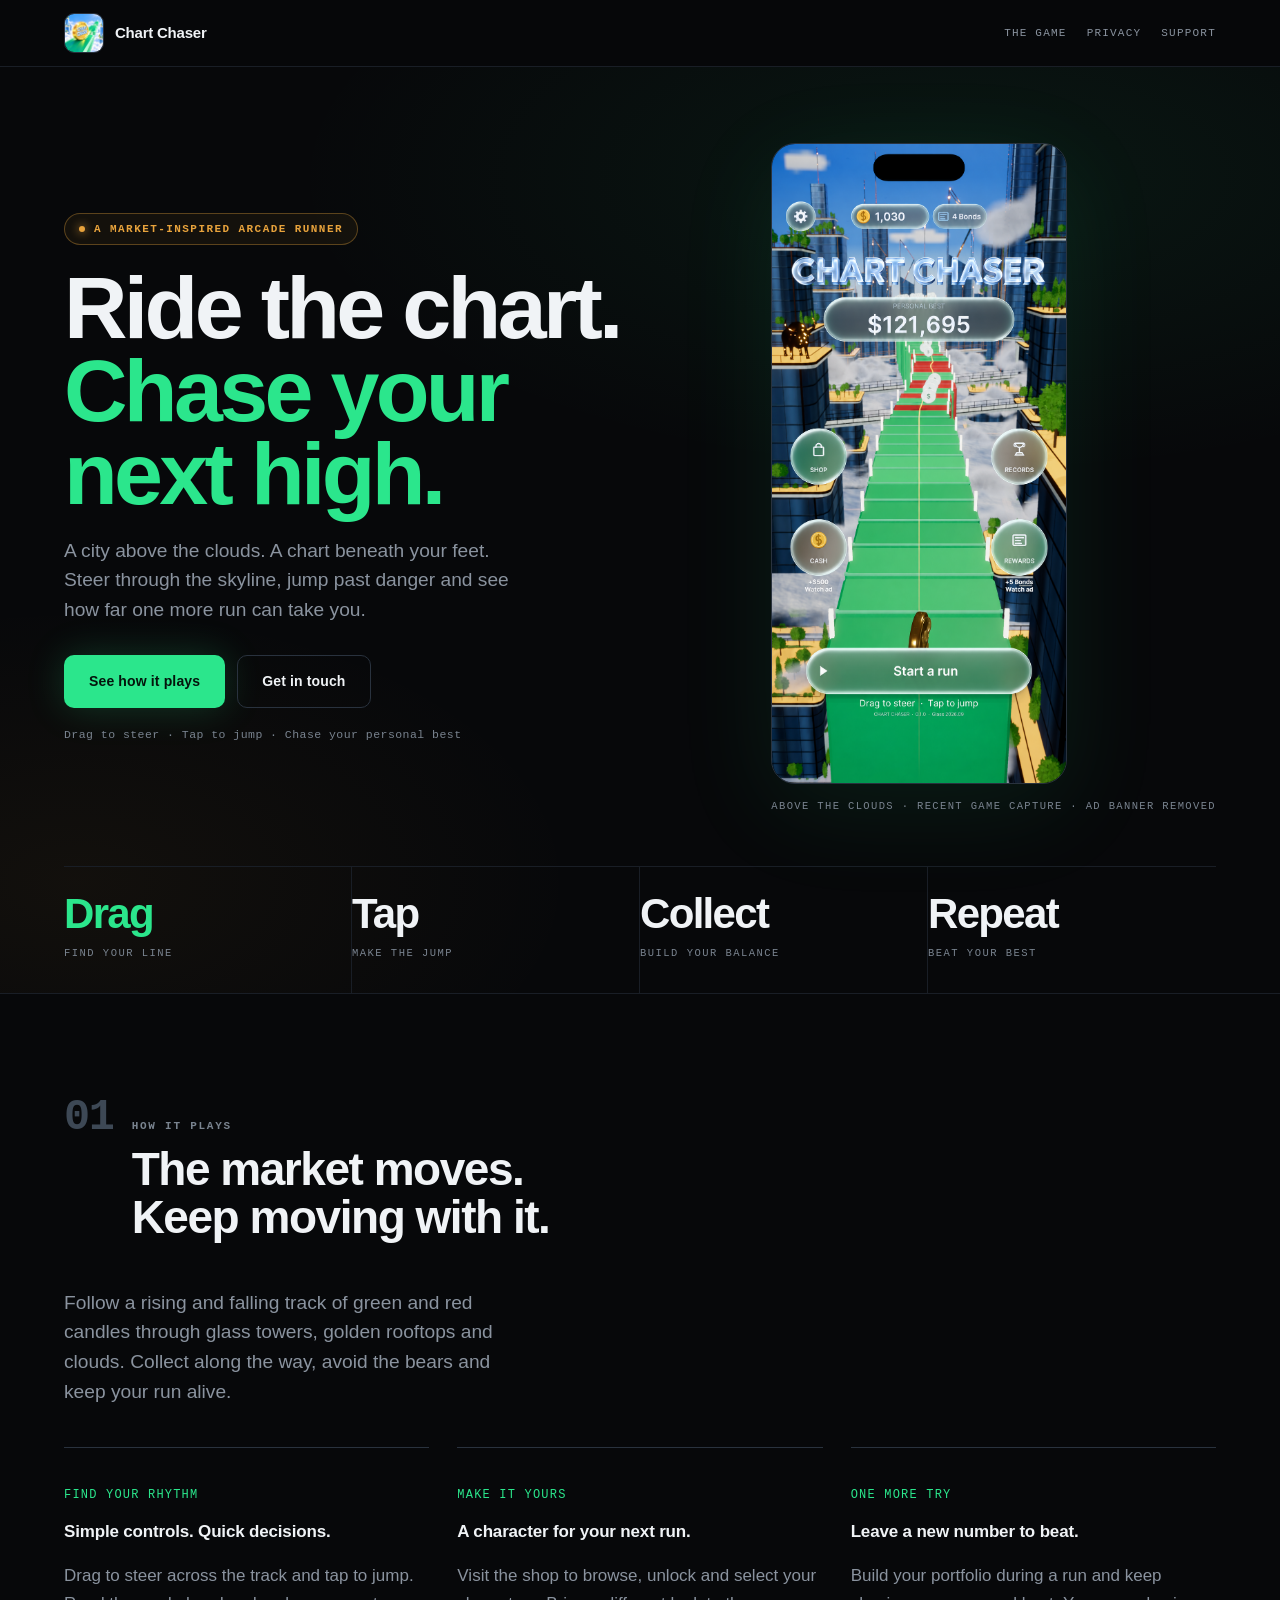
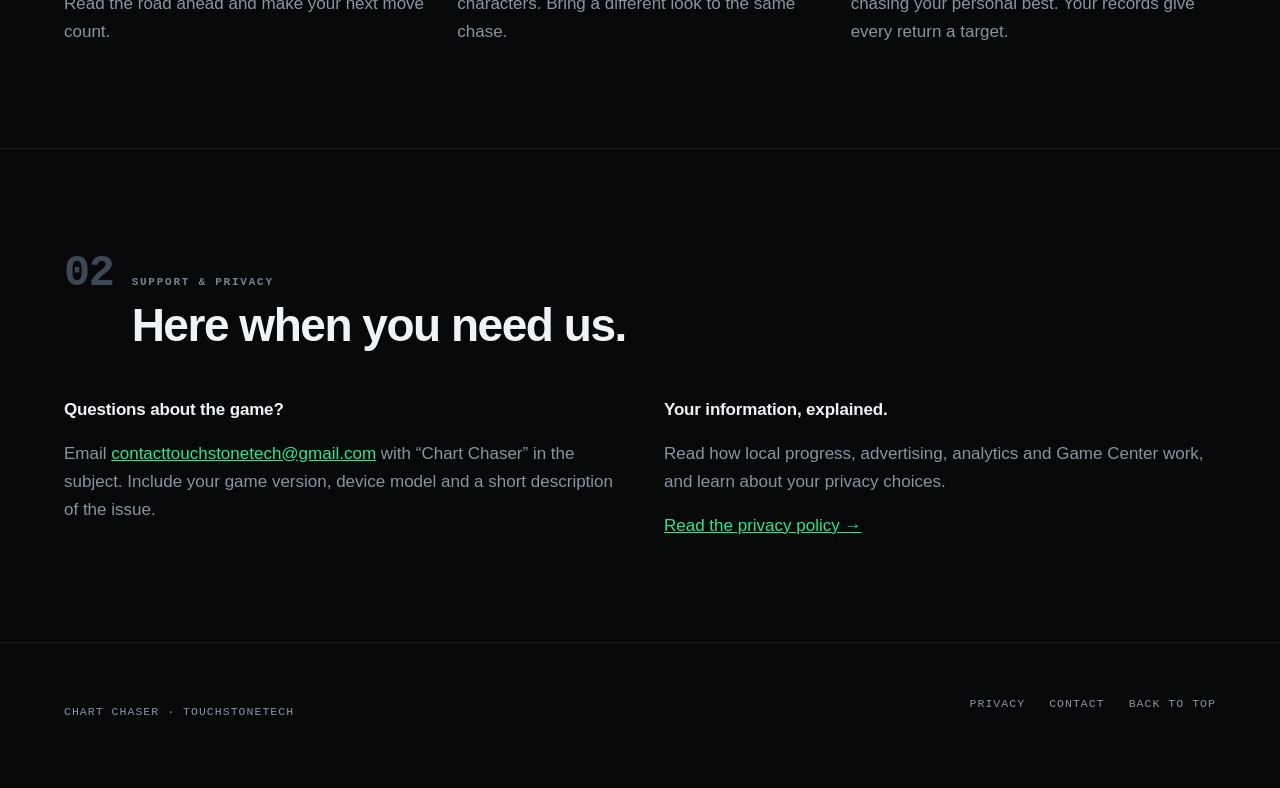
<file: index.html>
<!doctype html>
<html lang="en"><head><meta charset="utf-8"><meta name="viewport" content="width=device-width,initial-scale=1"><title>Chart Chaser · Chase your next high</title><meta name="description" content="An arcade runner above the clouds. Drag to steer, tap to jump, dodge bears and chase your personal best in Chart Chaser."><meta property="og:title" content="Chart Chaser"><meta property="og:description" content="Ride the chart. Chase your next high."><meta property="og:image" content="https://touchstonetech.github.io/ChartChaser/app-icon.png"><link rel="icon" href="app-icon.png"><link rel="apple-touch-icon" href="app-icon.png"><link rel="stylesheet" href="home.css"></head><body>
<a class="skip" href="#play">Skip to content</a><header class="masthead"><div class="wrap"><a class="brand" href="#top"><img src="app-icon.png" width="40" height="40" alt=""><b>Chart Chaser</b></a><nav aria-label="Main navigation"><a href="#play">The game</a><a href="privacy.html">Privacy</a><a href="#support">Support</a></nav></div></header>
<main><section class="hero" id="top"><div class="wrap"><div class="hero-grid"><div><span class="status"><i></i>A market-inspired arcade runner</span><h1>Ride the chart.<br><em>Chase your<br>next high.</em></h1><p class="lede">A city above the clouds. A chart beneath your feet. Steer through the skyline, jump past danger and see how far one more run can take you.</p><div class="cta"><a class="btn btn-primary" href="#play">See how it plays</a><a class="btn btn-ghost" href="#support">Get in touch</a></div><p class="note">Drag to steer · Tap to jump · Chase your personal best</p></div><figure><div class="phone"><img src="game-screen.png" width="851" height="1850" fetchpriority="high" alt="Recent Chart Chaser home screen showing its silver title, green chart track, city skyline, character shop and personal best."></div><figcaption>Above the clouds · Recent game capture · Ad banner removed</figcaption></figure></div><div class="figures"><div class="fig"><b class="g">Drag</b><span>Find your line</span></div><div class="fig"><b>Tap</b><span>Make the jump</span></div><div class="fig"><b>Collect</b><span>Build your balance</span></div><div class="fig"><b>Repeat</b><span>Beat your best</span></div></div></section>
<section class="section" id="play"><div class="wrap"><div class="head"><span class="chapter">01</span><div class="head-text"><span class="eyebrow">How it plays</span><h2>The market moves.<br>Keep moving with it.</h2></div></div><p class="lede">Follow a rising and falling track of green and red candles through glass towers, golden rooftops and clouds. Collect along the way, avoid the bears and keep your run alive.</p><div class="feature-grid" style="margin-top:40px"><article><p class="label">FIND YOUR RHYTHM</p><h3>Simple controls. Quick decisions.</h3><p>Drag to steer across the track and tap to jump. Read the road ahead and make your next move count.</p></article><article><p class="label">MAKE IT YOURS</p><h3>A character for your next run.</h3><p>Visit the shop to browse, unlock and select your characters. Bring a different look to the same chase.</p></article><article><p class="label">ONE MORE TRY</p><h3>Leave a new number to beat.</h3><p>Build your portfolio during a run and keep chasing your personal best. Your records give every return a target.</p></article></div></div></section>
<section class="section" id="support"><div class="wrap"><div class="head"><span class="chapter">02</span><div class="head-text"><span class="eyebrow">Support &amp; privacy</span><h2>Here when you need us.</h2></div></div><div class="support-grid"><div><h3>Questions about the game?</h3><p>Email <a href="mailto:contacttouchstonetech@gmail.com">contacttouchstonetech@gmail.com</a> with “Chart Chaser” in the subject. Include your game version, device model and a short description of the issue.</p></div><div><h3>Your information, explained.</h3><p>Read how local progress, advertising, analytics and Game Center work, and learn about your privacy choices.</p><p><a href="privacy.html">Read the privacy policy →</a></p></div></div></div></section></main>
<footer><div class="wrap"><p>CHART CHASER · TOUCHSTONETECH</p><nav aria-label="Footer"><a href="privacy.html">Privacy</a><a href="mailto:contacttouchstonetech@gmail.com">Contact</a><a href="#top">Back to top</a></nav></div></footer></body></html>
</file>
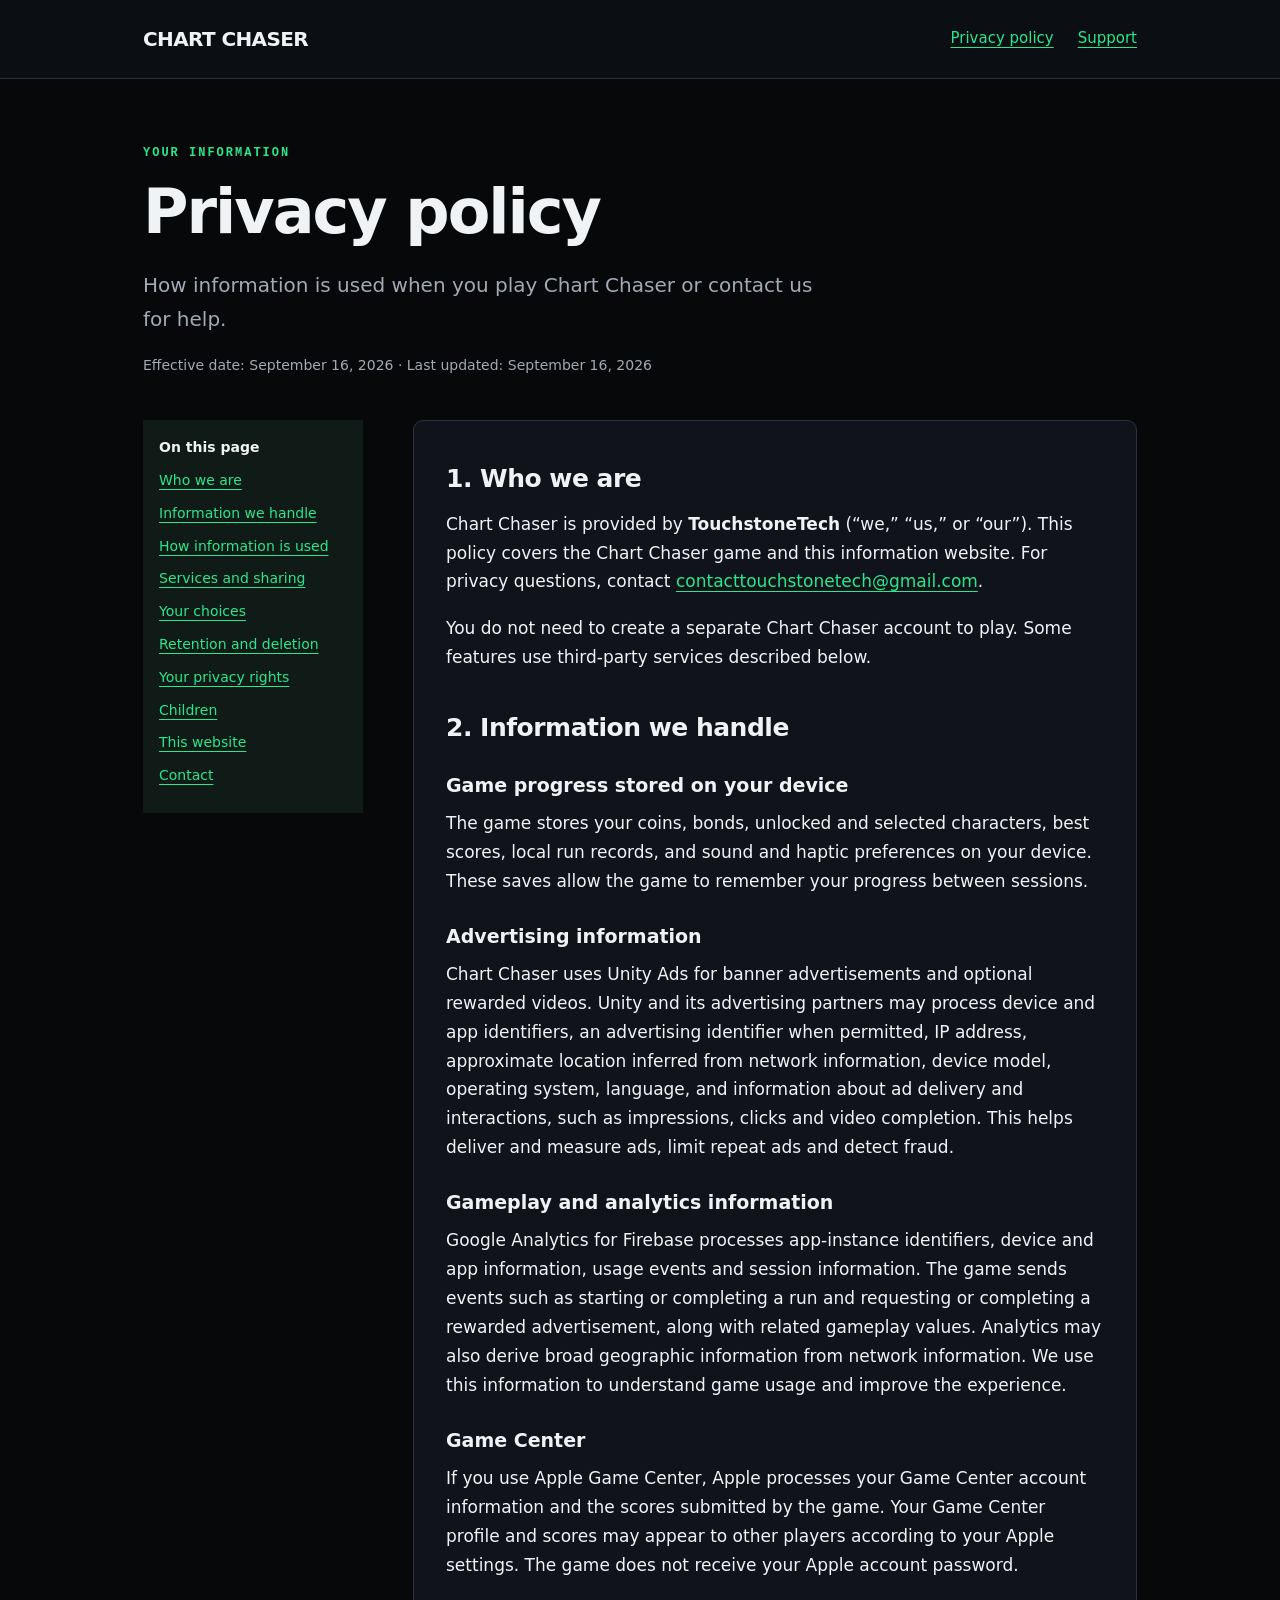
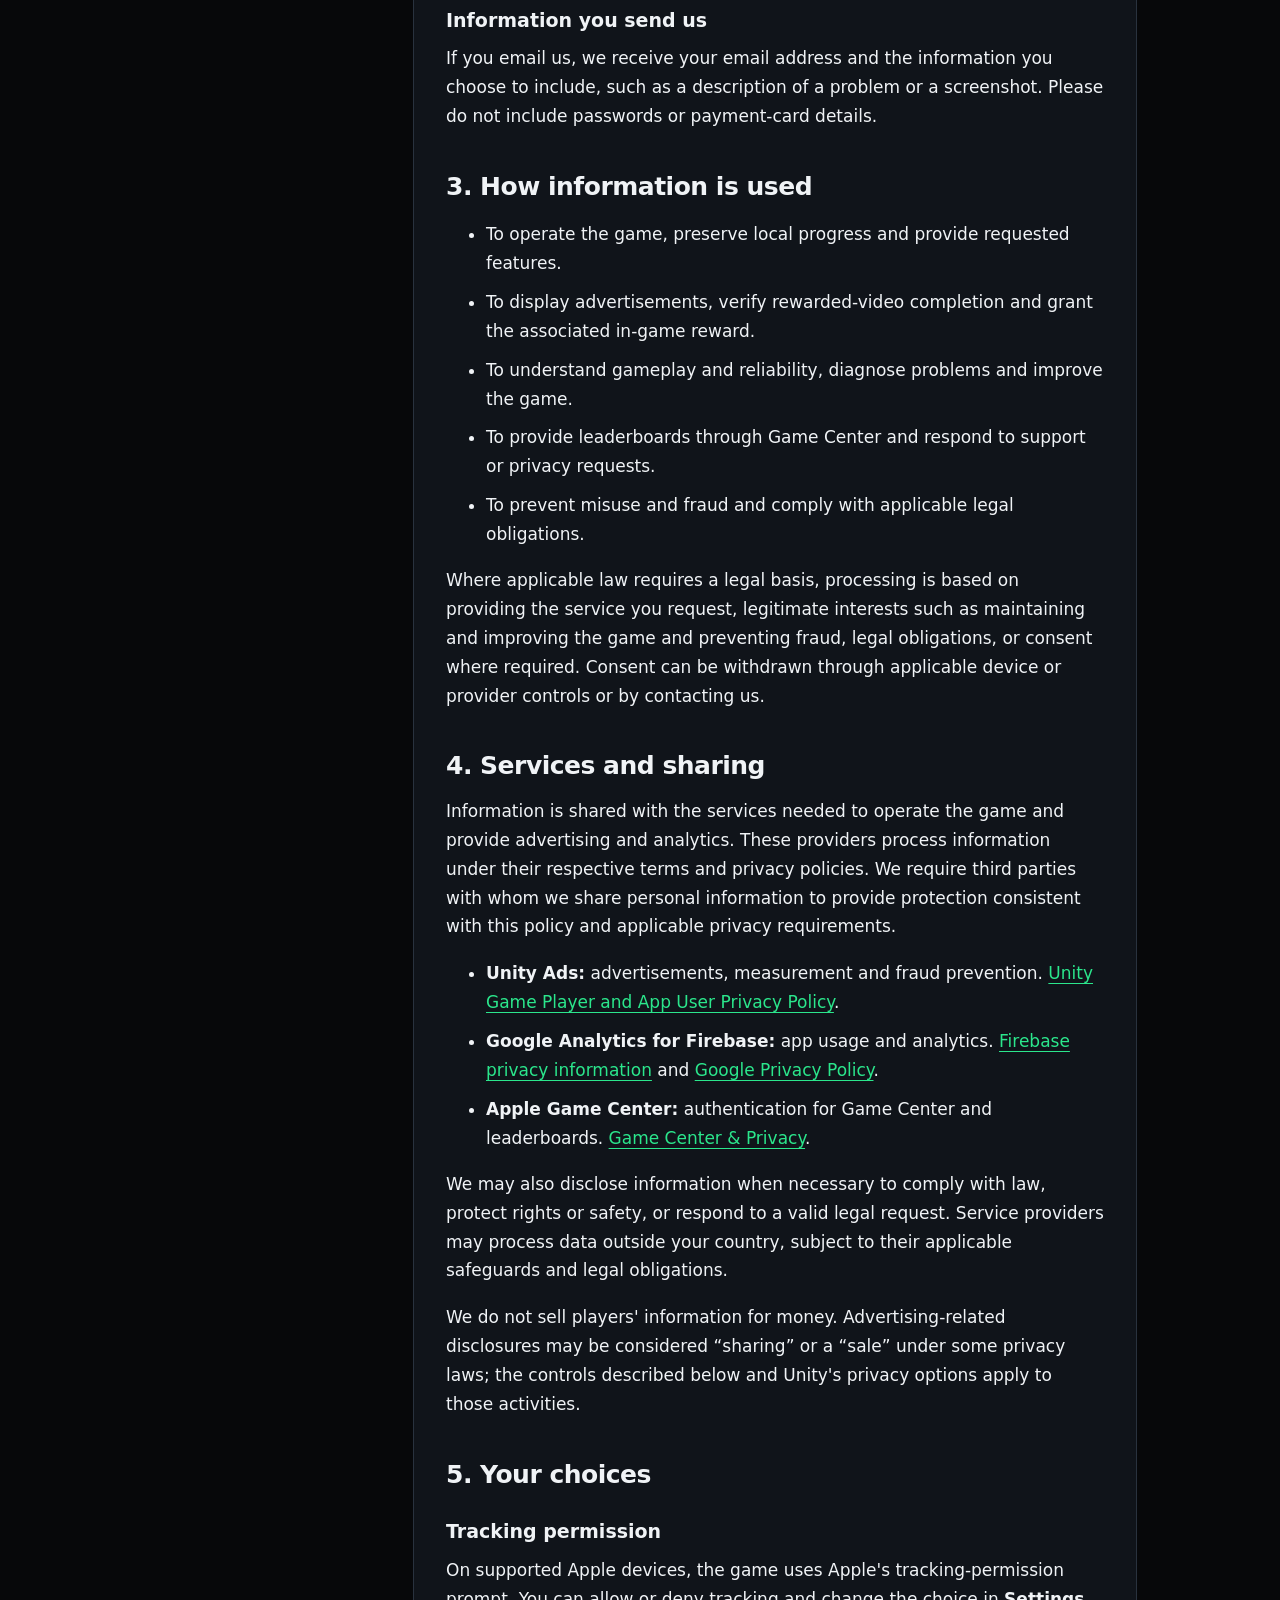
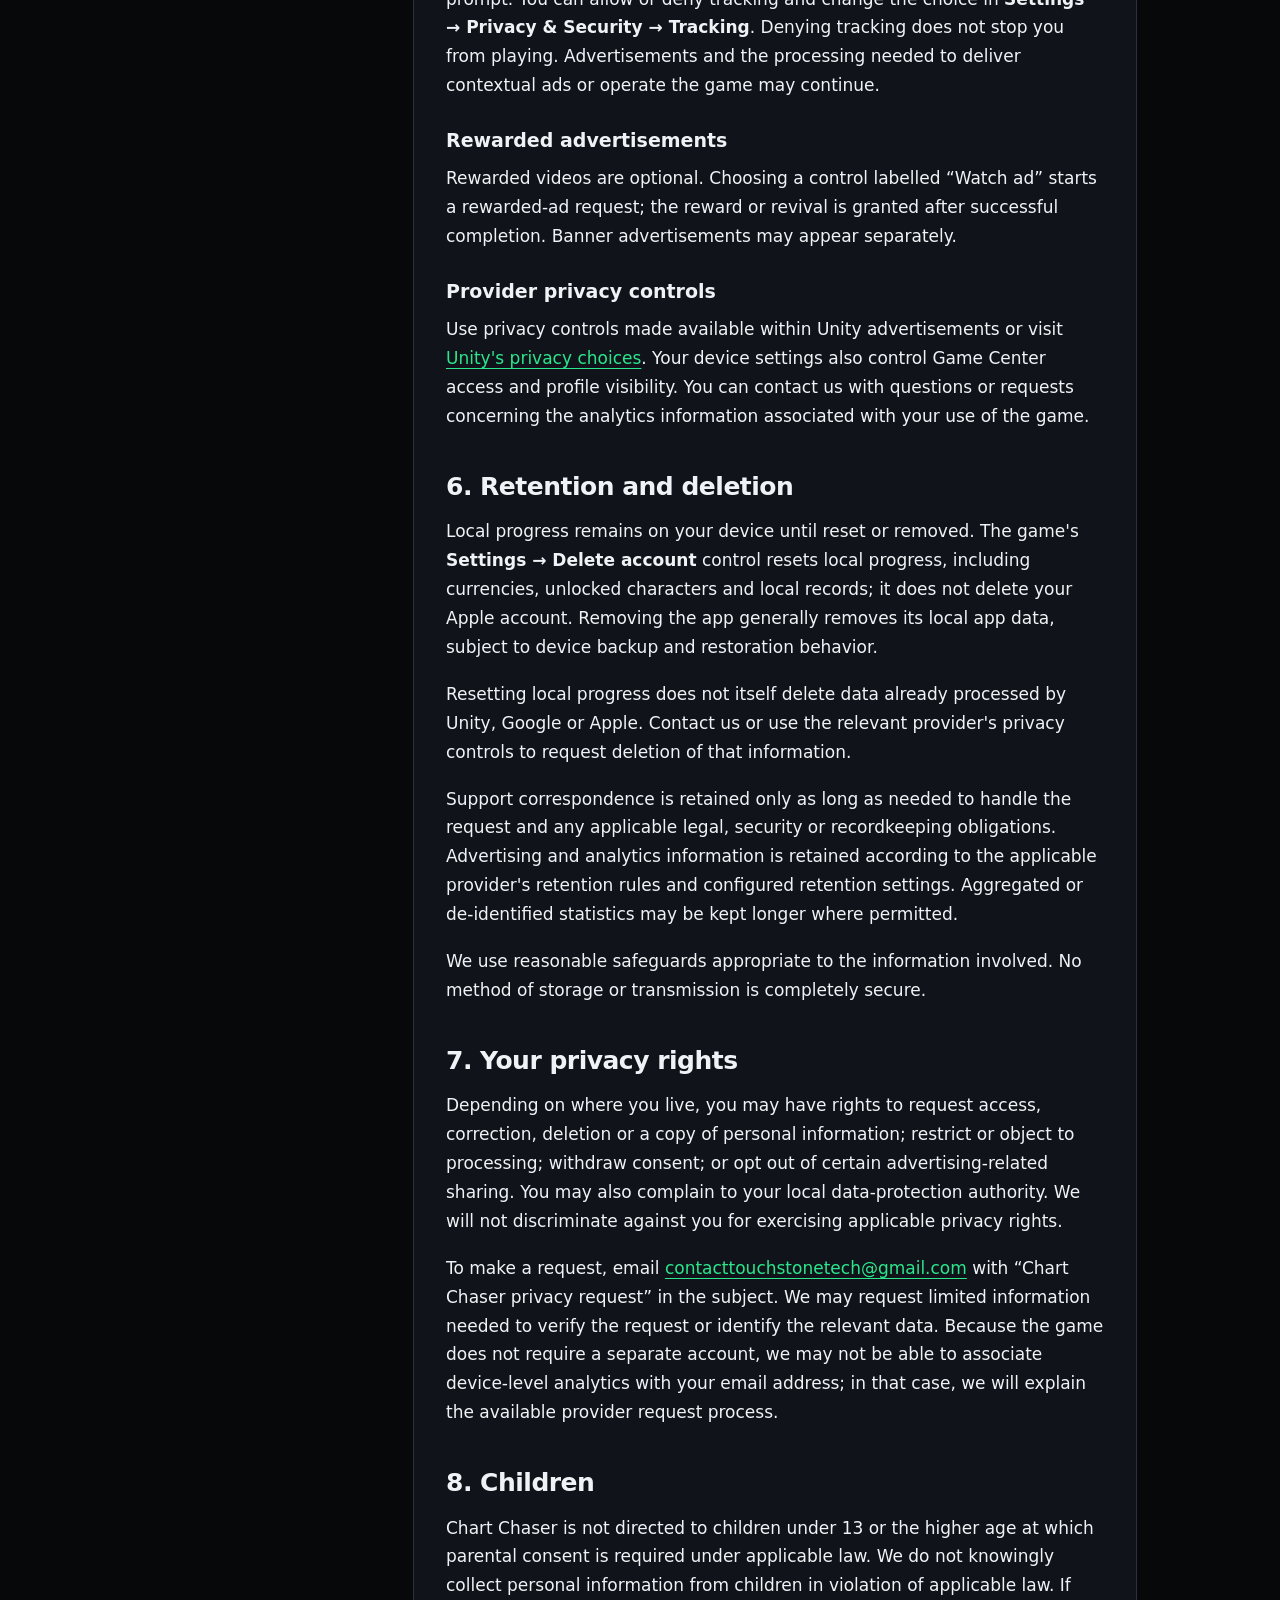
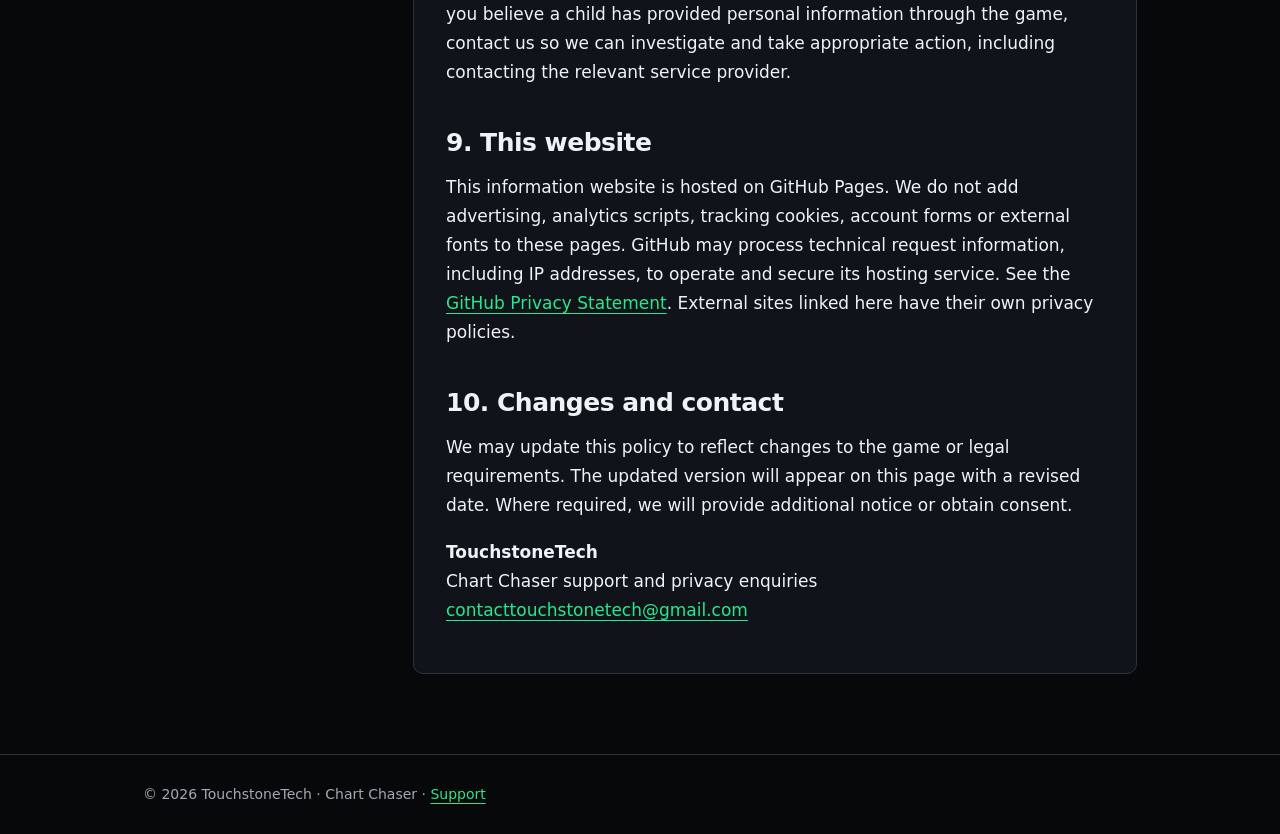
<file: privacy.html>
<!doctype html><html lang="en"><head><meta charset="utf-8"><meta name="viewport" content="width=device-width,initial-scale=1"><title>Privacy Policy · Chart Chaser</title><meta name="description" content="Learn how Chart Chaser handles game progress, advertising, analytics, Game Center and privacy requests."><link rel="stylesheet" href="styles.css"></head><body><a class="skip" href="#main">Skip to content</a><header><div class="wrap"><nav aria-label="Main navigation"><a class="brand" href="index.html">CHART CHASER</a><div class="links"><a href="privacy.html" aria-current="page">Privacy policy</a><a href="index.html#support">Support</a></div></nav></div></header><main id="main"><div class="wrap"><div class="eyebrow">Your information</div><h1>Privacy policy</h1><p class="lead">How information is used when you play Chart Chaser or contact us for help.</p><p class="meta">Effective date: September 16, 2026 · Last updated: September 16, 2026</p><div class="layout"><aside class="toc" aria-label="Policy sections"><strong>On this page</strong><a href="#who">Who we are</a><a href="#data">Information we handle</a><a href="#use">How information is used</a><a href="#partners">Services and sharing</a><a href="#choices">Your choices</a><a href="#retention">Retention and deletion</a><a href="#rights">Your privacy rights</a><a href="#children">Children</a><a href="#website">This website</a><a href="#contact">Contact</a></aside><article class="policy">
<section id="who"><h2>1. Who we are</h2><p>Chart Chaser is provided by <strong>TouchstoneTech</strong> (“we,” “us,” or “our”). This policy covers the Chart Chaser game and this information website. For privacy questions, contact <a href="mailto:contacttouchstonetech@gmail.com">contacttouchstonetech@gmail.com</a>.</p><p>You do not need to create a separate Chart Chaser account to play. Some features use third-party services described below.</p></section>
<section id="data"><h2>2. Information we handle</h2><h3>Game progress stored on your device</h3><p>The game stores your coins, bonds, unlocked and selected characters, best scores, local run records, and sound and haptic preferences on your device. These saves allow the game to remember your progress between sessions.</p><h3>Advertising information</h3><p>Chart Chaser uses Unity Ads for banner advertisements and optional rewarded videos. Unity and its advertising partners may process device and app identifiers, an advertising identifier when permitted, IP address, approximate location inferred from network information, device model, operating system, language, and information about ad delivery and interactions, such as impressions, clicks and video completion. This helps deliver and measure ads, limit repeat ads and detect fraud.</p><h3>Gameplay and analytics information</h3><p>Google Analytics for Firebase processes app-instance identifiers, device and app information, usage events and session information. The game sends events such as starting or completing a run and requesting or completing a rewarded advertisement, along with related gameplay values. Analytics may also derive broad geographic information from network information. We use this information to understand game usage and improve the experience.</p><h3>Game Center</h3><p>If you use Apple Game Center, Apple processes your Game Center account information and the scores submitted by the game. Your Game Center profile and scores may appear to other players according to your Apple settings. The game does not receive your Apple account password.</p><h3>Information you send us</h3><p>If you email us, we receive your email address and the information you choose to include, such as a description of a problem or a screenshot. Please do not include passwords or payment-card details.</p></section>
<section id="use"><h2>3. How information is used</h2><ul><li>To operate the game, preserve local progress and provide requested features.</li><li>To display advertisements, verify rewarded-video completion and grant the associated in-game reward.</li><li>To understand gameplay and reliability, diagnose problems and improve the game.</li><li>To provide leaderboards through Game Center and respond to support or privacy requests.</li><li>To prevent misuse and fraud and comply with applicable legal obligations.</li></ul><p>Where applicable law requires a legal basis, processing is based on providing the service you request, legitimate interests such as maintaining and improving the game and preventing fraud, legal obligations, or consent where required. Consent can be withdrawn through applicable device or provider controls or by contacting us.</p></section>
<section id="partners"><h2>4. Services and sharing</h2><p>Information is shared with the services needed to operate the game and provide advertising and analytics. These providers process information under their respective terms and privacy policies. We require third parties with whom we share personal information to provide protection consistent with this policy and applicable privacy requirements.</p><ul><li><strong>Unity Ads:</strong> advertisements, measurement and fraud prevention. <a href="https://unity.com/legal/game-player-and-app-user-privacy-policy">Unity Game Player and App User Privacy Policy</a>.</li><li><strong>Google Analytics for Firebase:</strong> app usage and analytics. <a href="https://firebase.google.com/support/privacy">Firebase privacy information</a> and <a href="https://policies.google.com/privacy">Google Privacy Policy</a>.</li><li><strong>Apple Game Center:</strong> authentication for Game Center and leaderboards. <a href="https://www.apple.com/legal/privacy/data/en/game-center/">Game Center &amp; Privacy</a>.</li></ul><p>We may also disclose information when necessary to comply with law, protect rights or safety, or respond to a valid legal request. Service providers may process data outside your country, subject to their applicable safeguards and legal obligations.</p><p>We do not sell players' information for money. Advertising-related disclosures may be considered “sharing” or a “sale” under some privacy laws; the controls described below and Unity's privacy options apply to those activities.</p></section>
<section id="choices"><h2>5. Your choices</h2><h3>Tracking permission</h3><p>On supported Apple devices, the game uses Apple's tracking-permission prompt. You can allow or deny tracking and change the choice in <strong>Settings → Privacy &amp; Security → Tracking</strong>. Denying tracking does not stop you from playing. Advertisements and the processing needed to deliver contextual ads or operate the game may continue.</p><h3>Rewarded advertisements</h3><p>Rewarded videos are optional. Choosing a control labelled “Watch ad” starts a rewarded-ad request; the reward or revival is granted after successful completion. Banner advertisements may appear separately.</p><h3>Provider privacy controls</h3><p>Use privacy controls made available within Unity advertisements or visit <a href="https://unity.com/legal/do-not-sell-my-personal-information">Unity's privacy choices</a>. Your device settings also control Game Center access and profile visibility. You can contact us with questions or requests concerning the analytics information associated with your use of the game.</p></section>
<section id="retention"><h2>6. Retention and deletion</h2><p>Local progress remains on your device until reset or removed. The game's <strong>Settings → Delete account</strong> control resets local progress, including currencies, unlocked characters and local records; it does not delete your Apple account. Removing the app generally removes its local app data, subject to device backup and restoration behavior.</p><p>Resetting local progress does not itself delete data already processed by Unity, Google or Apple. Contact us or use the relevant provider's privacy controls to request deletion of that information.</p><p>Support correspondence is retained only as long as needed to handle the request and any applicable legal, security or recordkeeping obligations. Advertising and analytics information is retained according to the applicable provider's retention rules and configured retention settings. Aggregated or de-identified statistics may be kept longer where permitted.</p><p>We use reasonable safeguards appropriate to the information involved. No method of storage or transmission is completely secure.</p></section>
<section id="rights"><h2>7. Your privacy rights</h2><p>Depending on where you live, you may have rights to request access, correction, deletion or a copy of personal information; restrict or object to processing; withdraw consent; or opt out of certain advertising-related sharing. You may also complain to your local data-protection authority. We will not discriminate against you for exercising applicable privacy rights.</p><p>To make a request, email <a href="mailto:contacttouchstonetech@gmail.com">contacttouchstonetech@gmail.com</a> with “Chart Chaser privacy request” in the subject. We may request limited information needed to verify the request or identify the relevant data. Because the game does not require a separate account, we may not be able to associate device-level analytics with your email address; in that case, we will explain the available provider request process.</p></section>
<section id="children"><h2>8. Children</h2><p>Chart Chaser is not directed to children under 13 or the higher age at which parental consent is required under applicable law. We do not knowingly collect personal information from children in violation of applicable law. If you believe a child has provided personal information through the game, contact us so we can investigate and take appropriate action, including contacting the relevant service provider.</p></section>
<section id="website"><h2>9. This website</h2><p>This information website is hosted on GitHub Pages. We do not add advertising, analytics scripts, tracking cookies, account forms or external fonts to these pages. GitHub may process technical request information, including IP addresses, to operate and secure its hosting service. See the <a href="https://docs.github.com/en/site-policy/privacy-policies/github-general-privacy-statement">GitHub Privacy Statement</a>. External sites linked here have their own privacy policies.</p></section>
<section id="contact"><h2>10. Changes and contact</h2><p>We may update this policy to reflect changes to the game or legal requirements. The updated version will appear on this page with a revised date. Where required, we will provide additional notice or obtain consent.</p><p><strong>TouchstoneTech</strong><br>Chart Chaser support and privacy enquiries<br><a href="mailto:contacttouchstonetech@gmail.com">contacttouchstonetech@gmail.com</a></p></section>
</article></div></div></main><footer><div class="wrap">© 2026 TouchstoneTech · Chart Chaser · <a href="index.html#support">Support</a></div></footer></body></html>
</file>
<file: home.css>
/* ==================================================================
   Bull Run — a trading terminal at night.
   Near-black ground, one green that pays, one red that costs, and
   sodium light off the 1987 street. Dark by decision: every colour
   is painted explicitly, so there is no light-mode half-state.
   ================================================================== */

:root {
  --ink:       #07080A;
  --ink-2:     #0B0E12;
  --ink-3:     #10141A;
  --line:      #191E26;
  --line-2:    #29323E;

  --green:     #2BE68C;
  --green-dim: #0E7A4A;
  --green-lbl: #28C077;
  --green-ink: #04140C;
  --gold:      #E8A33C;
  --red:       #FF4E5B;

  --text:      #F0F3F6;
  --mute:      #8A939F;
  --faint:     #79838F;

  --display: "Archivo", "Helvetica Neue", Arial, sans-serif;
  --mono: "IBM Plex Mono", ui-monospace, SFMono-Regular, Menlo, monospace;

  --maxw: 1200px;
  --pad: 24px;
  color-scheme: dark;
}

* { box-sizing: border-box; }

html { scroll-behavior: smooth; }

body {
  margin: 0;
  background: var(--ink);
  color: var(--text);
  font-family: var(--display);
  font-size: 17px;
  line-height: 1.65;
  -webkit-font-smoothing: antialiased;
  -moz-osx-font-smoothing: grayscale;
  overflow-x: hidden;
}

img { display: block; max-width: 100%; height: auto; }
a { color: inherit; }
strong { color: var(--text); font-weight: 700; }

:focus-visible {
  outline: 2px solid var(--green);
  outline-offset: 3px;
  border-radius: 3px;
}

.wrap {
  width: 100%;
  max-width: var(--maxw);
  margin: 0 auto;
  padding: 0 var(--pad);
}

.skip {
  position: absolute;
  left: -9999px;
  top: 0;
  background: var(--green);
  color: var(--green-ink);
  padding: 12px 18px;
  font-weight: 800;
  z-index: 100;
}
.skip:focus { left: 12px; top: 12px; }

/* --- shared type ------------------------------------------------- */

.eyebrow {
  font-family: var(--mono);
  font-size: 11px;
  font-weight: 600;
  letter-spacing: 0.16em;
  text-transform: uppercase;
  color: var(--faint);
  margin: 0;
}

h2 {
  font-size: clamp(29px, 3.6vw, 46px);
  font-weight: 900;
  line-height: 1.04;
  letter-spacing: -0.032em;
  text-wrap: balance;
  margin: 14px 0 0;
}

h3 {
  font-size: 17px;
  font-weight: 800;
  letter-spacing: -0.01em;
  margin: 0 0 8px;
}

p { margin: 16px 0 0; color: var(--mute); }
p.tight { margin-top: 10px; }

/* --- masthead ---------------------------------------------------- */

.masthead {
  position: sticky;
  top: 0;
  z-index: 50;
  background: rgba(7, 8, 10, 0.82);
  backdrop-filter: blur(14px);
  -webkit-backdrop-filter: blur(14px);
  border-bottom: 1px solid var(--line);
}

.masthead .wrap {
  display: flex;
  align-items: center;
  justify-content: space-between;
  gap: 20px;
  height: 66px;
}

.brand {
  display: flex;
  align-items: center;
  gap: 11px;
  text-decoration: none;
  flex: none;
}

.brand img {
  width: 30px;
  height: 30px;
  border-radius: 8px;
  border: 1px solid var(--line-2);
}

.brand b {
  font-weight: 800;
  font-size: 15px;
  letter-spacing: -0.015em;
  white-space: nowrap;
}

.masthead nav {
  display: flex;
  gap: 26px;
  font-family: var(--mono);
  font-size: 11px;
  font-weight: 500;
  letter-spacing: 0.11em;
  text-transform: uppercase;
}

.masthead nav a {
  color: var(--mute);
  text-decoration: none;
  transition: color .15s ease;
  white-space: nowrap;
}
.masthead nav a:hover { color: var(--green); }

/* --- hero -------------------------------------------------------- */

.hero {
  border-bottom: 1px solid var(--line);
  background:
    radial-gradient(1100px 480px at 76% 12%, rgba(43, 230, 140, .07), transparent 62%),
    radial-gradient(760px 420px at 6% 88%, rgba(232, 163, 60, .05), transparent 66%);
}

.hero-grid {
  display: grid;
  grid-template-columns: minmax(0, 1fr) auto;
  gap: clamp(32px, 5vw, 76px);
  align-items: center;
  padding: clamp(44px, 6vw, 76px) 0 clamp(34px, 4vw, 52px);
}

.status {
  display: inline-flex;
  align-items: center;
  gap: 9px;
  font-family: var(--mono);
  font-size: 11px;
  font-weight: 600;
  letter-spacing: 0.13em;
  text-transform: uppercase;
  color: var(--gold);
  border: 1px solid rgba(232, 163, 60, .34);
  background: rgba(232, 163, 60, .06);
  border-radius: 999px;
  padding: 6px 14px;
}

.status i {
  width: 6px;
  height: 6px;
  border-radius: 50%;
  background: var(--gold);
  box-shadow: 0 0 10px var(--gold);
  flex: none;
}

h1 {
  font-size: clamp(42px, 6.4vw, 84px);
  font-weight: 900;
  line-height: 0.94;
  letter-spacing: -0.042em;
  text-wrap: balance;
  margin: 22px 0 0;
}

h1 em {
  font-style: normal;
  color: var(--green);
}

.lede {
  font-size: clamp(17px, 1.5vw, 20px);
  line-height: 1.55;
  color: var(--mute);
  max-width: 44ch;
  margin: 20px 0 0;
}

.cta {
  display: flex;
  flex-wrap: wrap;
  gap: 12px;
  margin-top: 30px;
}

.btn {
  display: inline-flex;
  align-items: center;
  gap: 9px;
  font-family: var(--display);
  font-size: 14px;
  font-weight: 800;
  letter-spacing: 0.01em;
  text-decoration: none;
  padding: 14px 24px;
  border-radius: 10px;
  border: 1px solid transparent;
  transition: transform .12s ease, background .15s ease, border-color .15s ease;
}

.btn-primary {
  background: var(--green);
  color: var(--green-ink);
  box-shadow: 0 0 38px rgba(43, 230, 140, .2);
}
.btn-primary:hover { transform: translateY(-1px); background: #46F19E; }

.btn-ghost {
  border-color: var(--line-2);
  color: var(--text);
}
.btn-ghost:hover { border-color: var(--mute); background: var(--ink-3); }

.note {
  font-family: var(--mono);
  font-size: 11.5px;
  letter-spacing: 0.04em;
  color: var(--faint);
  margin-top: 18px;
}

/* the phone: never rendered above its native 294px, so it stays sharp */
.hero figure { margin: 0; flex: none; }

.phone {
  border: 1px solid var(--line-2);
  border-radius: 24px;
  overflow: hidden;
  background: #000;
  box-shadow: 0 30px 70px rgba(0, 0, 0, .66), 0 0 0 6px rgba(255,255,255,.015);
  width: fit-content;
}

.phone img {
  width: auto;
  height: clamp(360px, 54vh, 540px);
  max-width: 294px;
  object-fit: contain;
}

figcaption {
  font-family: var(--mono);
  font-size: 10.5px;
  font-weight: 500;
  letter-spacing: 0.13em;
  text-transform: uppercase;
  color: var(--faint);
  text-align: center;
  margin-top: 14px;
}

/* --- the numbers band -------------------------------------------- */

.figures {
  display: grid;
  grid-template-columns: repeat(4, 1fr);
  border-top: 1px solid var(--line);
}

.fig {
  padding: 26px 0 30px;
  border-right: 1px solid var(--line);
  padding-right: 20px;
}
.fig:last-child { border-right: 0; }

.fig b {
  display: block;
  font-size: clamp(30px, 3.4vw, 42px);
  font-weight: 900;
  line-height: 1;
  letter-spacing: -0.04em;
}
.fig .g { color: var(--green); }

.fig span {
  display: block;
  font-family: var(--mono);
  font-size: 10.5px;
  font-weight: 500;
  letter-spacing: 0.14em;
  text-transform: uppercase;
  color: var(--faint);
  margin-top: 10px;
}

/* --- ticker tape -------------------------------------------------- */

.tape {
  border-bottom: 1px solid var(--line);
  background: var(--ink-2);
  overflow: hidden;
  padding: 13px 0;
}

.tape-track {
  display: flex;
  gap: 44px;
  width: max-content;
  animation: slide 46s linear infinite;
  font-family: var(--mono);
  font-size: 11.5px;
  font-weight: 500;
  letter-spacing: 0.13em;
  text-transform: uppercase;
  color: var(--faint);
  white-space: nowrap;
}

.tape-track b { color: var(--green); font-weight: 700; }
.tape-track u { color: var(--gold); text-decoration: none; }
.tape-track s { color: var(--red); text-decoration: none; }

@keyframes slide {
  from { transform: translateX(0); }
  to   { transform: translateX(-50%); }
}

/* --- sections ----------------------------------------------------- */

.section {
  padding: clamp(60px, 8vw, 104px) 0;
  border-bottom: 1px solid var(--line);
}

.head {
  display: flex;
  align-items: baseline;
  gap: 18px;
  margin-bottom: clamp(30px, 4vw, 46px);
}

.chapter {
  font-family: var(--mono);
  font-size: clamp(30px, 3.4vw, 44px);
  font-weight: 700;
  line-height: 1;
  color: #3D4855;
  letter-spacing: -0.03em;
  flex: none;
}

.head-text { min-width: 0; }
.head-text h2 { margin-top: 8px; }

.prose { max-width: 62ch; }

/* --- beats -------------------------------------------------------- */

.beats {
  display: grid;
  grid-template-columns: repeat(3, 1fr);
  gap: 18px;
  margin-top: 42px;
}

.beat {
  border: 1px solid var(--line);
  border-radius: 14px;
  background: linear-gradient(180deg, var(--ink-3), var(--ink-2));
  padding: 24px 22px 26px;
}

.beat p { font-size: 15.5px; margin-top: 0; }

.beat .k {
  font-family: var(--mono);
  font-size: 10.5px;
  font-weight: 600;
  letter-spacing: 0.14em;
  text-transform: uppercase;
  color: var(--green-lbl);
  display: block;
  margin-bottom: 12px;
}

/* --- floors ------------------------------------------------------- */

.floors {
  display: grid;
  grid-template-columns: repeat(2, 1fr);
  gap: 16px;
  margin-top: 8px;
}

.floor {
  position: relative;
  border: 1px solid var(--line);
  border-radius: 14px;
  background: var(--ink-2);
  padding: 24px 24px 26px 28px;
  overflow: hidden;
}

.floor::before {
  content: "";
  position: absolute;
  left: 0; top: 0; bottom: 0;
  width: 3px;
  background: var(--c, var(--line-2));
}

.floor-top {
  display: flex;
  align-items: flex-start;
  justify-content: space-between;
  gap: 16px;
}

.floor h3 {
  font-family: var(--mono);
  font-size: 14px;
  font-weight: 700;
  letter-spacing: 0.1em;
  margin: 0;
}

.pays {
  font-family: var(--mono);
  font-size: 19px;
  font-weight: 700;
  letter-spacing: -0.02em;
  color: var(--c, var(--text));
  flex: none;
}

.tag {
  display: inline-block;
  font-family: var(--mono);
  font-size: 9.5px;
  font-weight: 600;
  letter-spacing: 0.13em;
  text-transform: uppercase;
  border: 1px solid var(--line-2);
  border-radius: 999px;
  padding: 3px 9px;
  color: var(--faint);
  margin-top: 11px;
}

.floor p { font-size: 15.5px; margin-top: 14px; }

/* --- split (text + phone) ------------------------------------------ */

.split {
  display: grid;
  grid-template-columns: minmax(0, 1fr) auto;
  gap: clamp(32px, 5vw, 68px);
  align-items: center;
}

.split.flip { grid-template-columns: auto minmax(0, 1fr); }
.split.flip > figure { order: -1; }

.split .phone img { height: clamp(340px, 46vh, 470px); }

/* --- rarity ladder -------------------------------------------------- */

.ladder {
  list-style: none;
  margin: 30px 0 0;
  padding: 0;
  display: grid;
  gap: 9px;
  max-width: 420px;
}

.ladder li {
  display: grid;
  grid-template-columns: 22px 90px 1fr;
  align-items: center;
  gap: 14px;
  font-family: var(--mono);
  font-size: 11.5px;
  letter-spacing: 0.1em;
  text-transform: uppercase;
  color: var(--mute);
}

.ladder b {
  color: var(--text);
  font-weight: 700;
  font-size: 13px;
  text-align: right;
}

.ladder .bar {
  height: 6px;
  border-radius: 3px;
  background: var(--line);
  overflow: hidden;
}

.ladder .bar i {
  display: block;
  height: 100%;
  background: var(--green-dim);
  border-radius: 3px;
}

.ladder li:last-child .bar i { background: var(--gold); }

/* --- rules ---------------------------------------------------------- */

.rules {
  list-style: none;
  margin: 28px 0 0;
  padding: 0;
  display: grid;
  gap: 2px;
}

.rules li {
  display: grid;
  grid-template-columns: 30px 1fr;
  gap: 14px;
  align-items: start;
  padding: 16px 0;
  border-top: 1px solid var(--line);
  font-size: 16px;
  color: var(--mute);
}

.rules li:last-child { border-bottom: 1px solid var(--line); }

.rules em {
  font-family: var(--mono);
  font-style: normal;
  font-size: 11px;
  font-weight: 600;
  letter-spacing: 0.1em;
  color: var(--green-lbl);
  padding-top: 4px;
}

.price {
  display: flex;
  flex-wrap: wrap;
  align-items: baseline;
  gap: 10px 16px;
  margin-top: 28px;
  padding-top: 22px;
  border-top: 1px solid var(--line);
}

.price b {
  font-size: 30px;
  font-weight: 900;
  letter-spacing: -0.035em;
}

.price span {
  font-family: var(--mono);
  font-size: 11.5px;
  letter-spacing: 0.09em;
  text-transform: uppercase;
  color: var(--faint);
}

/* --- footer ---------------------------------------------------------- */

footer {
  padding: 44px 0 60px;
}

footer .wrap {
  display: flex;
  flex-wrap: wrap;
  align-items: center;
  justify-content: space-between;
  gap: 18px;
  font-family: var(--mono);
  font-size: 11.5px;
  letter-spacing: 0.09em;
  text-transform: uppercase;
  color: var(--faint);
}

footer .links { display: flex; gap: 24px; }
footer a { color: var(--mute); text-decoration: none; }
footer a:hover { color: var(--green); }

/* --- responsive ------------------------------------------------------- */

@media (max-width: 1000px) {
  .hero-grid { grid-template-columns: 1fr; gap: 40px; }
  .hero figure { justify-self: center; }
  .split, .split.flip { grid-template-columns: 1fr; gap: 40px; }
  .split.flip > figure { order: 0; }
  .split figure { justify-self: center; }
  .beats { grid-template-columns: 1fr; }
  .floors { grid-template-columns: 1fr; }
  .masthead nav { display: none; }
  .figures { grid-template-columns: repeat(2, 1fr); }
  .fig:nth-child(2) { border-right: 0; }
  .fig:nth-child(3), .fig:nth-child(4) { border-top: 1px solid var(--line); }
}

@media (max-width: 560px) {
  body { font-size: 16px; }
  .head { flex-direction: column; gap: 4px; }
  .chapter { font-size: 26px; }
  .cta { gap: 10px; }
  .btn { flex: 1 1 auto; justify-content: center; }
  .phone img { height: clamp(320px, 52vh, 430px); }
  .ladder li { grid-template-columns: 20px 78px 1fr; gap: 10px; font-size: 10.5px; }
}

@media (prefers-reduced-motion: reduce) {
  html { scroll-behavior: auto; }
  .tape-track { animation: none; }
  * { transition: none !important; }
}

.hero h1{font-size:clamp(48px,7vw,88px)}.support-grid{display:grid;grid-template-columns:1fr 1fr;gap:48px}.support-grid a{color:var(--green);overflow-wrap:anywhere}.feature-grid{display:grid;grid-template-columns:repeat(3,1fr);gap:28px}.feature-grid article{border-top:1px solid var(--line-2);padding-top:24px}.feature-grid .label{color:var(--green);font:12px var(--mono);letter-spacing:.1em;margin-bottom:16px}.hero .phone{box-shadow:0 24px 100px #2be68c18}.hero .phone img{height:auto;width:294px}.masthead nav{margin:0}.masthead .brand img{width:40px;height:40px;border-radius:10px}@media(max-width:700px){.support-grid,.feature-grid{grid-template-columns:1fr;gap:30px}.masthead nav{display:flex;gap:16px}.hero h1{font-size:52px}.masthead .brand b{font-size:14px}}

footer nav{display:flex;gap:24px;flex-wrap:wrap}.masthead nav{display:flex;gap:20px}html{scroll-padding-top:90px}@media(max-width:520px){.masthead .wrap{height:auto;min-height:76px;flex-wrap:wrap;padding-top:12px;padding-bottom:12px;gap:8px}.masthead nav{gap:18px;font-size:10px}.hero h1{font-size:clamp(40px,12vw,52px)}footer nav{gap:20px}}
</file>
<file: styles.css>
:root{color-scheme:light;--ink:#122b36;--muted:#516572;--green:#087957;--line:#dfe9e6;--paper:#fff;--bg:#f4f8f6}*{box-sizing:border-box}html{scroll-behavior:smooth;scroll-padding-top:2rem}body{margin:0;background:var(--bg);font:17px/1.7 system-ui,-apple-system,BlinkMacSystemFont,"Segoe UI",sans-serif;color:var(--ink)}a{color:var(--green);text-underline-offset:4px}a:hover{text-decoration-thickness:2px}a:focus-visible{outline:3px solid #e6b936;outline-offset:5px}.wrap{max-width:1050px;margin:auto;padding:0 28px}header{background:var(--paper);border-bottom:1px solid var(--line)}nav{display:flex;align-items:center;justify-content:space-between;gap:20px;padding:22px 0}.brand{text-decoration:none;font-weight:800;letter-spacing:-.6px;color:var(--ink);font-size:22px}.links{display:flex;gap:24px;flex-wrap:wrap}.links a{font-size:15px}main{padding:64px 0 80px}.eyebrow{font-size:12px;letter-spacing:2px;font-weight:750;text-transform:uppercase;color:var(--green)}h1{font-size:clamp(36px,6vw,62px);letter-spacing:-2px;line-height:1.08;margin:16px 0 22px}h2{font-size:25px;line-height:1.3;letter-spacing:-.5px;margin:40px 0 14px}h3{font-size:19px;margin:24px 0 8px}p{margin:0 0 18px}.lead{max-width:690px;font-size:20px;color:var(--muted)}.meta{font-size:14px;color:var(--muted)}.layout{display:grid;grid-template-columns:220px minmax(0,1fr);gap:50px;margin-top:42px}.toc{font-size:14px;position:sticky;top:25px;align-self:start}.toc a{display:block;margin:9px 0}.policy{padding:2px 32px 30px;background:var(--paper);border:1px solid var(--line);border-radius:20px}.note{padding:22px 24px;border-radius:14px;background:#e6f3ec;border-left:4px solid var(--green);margin:28px 0}.cards{display:grid;grid-template-columns:1fr 1fr;gap:22px;margin-top:36px}.card{padding:30px;border:1px solid var(--line);border-radius:20px;background:var(--paper)}.card h2{margin-top:0}.button{display:inline-block;background:var(--green);color:white;text-decoration:none;padding:12px 21px;border-radius:9px;font-weight:650}li{margin-bottom:10px}footer{padding:28px 0;border-top:1px solid var(--line);color:var(--muted);font-size:14px}.skip{position:absolute;left:-9999px}.skip:focus{left:15px;top:10px;z-index:10;background:white;padding:12px}table{width:100%;border-collapse:collapse;font-size:15px}th,td{text-align:left;padding:15px 10px;border-bottom:1px solid var(--line);vertical-align:top}th{background:#f4f8f6}code{font-size:.9em}@media(max-width:740px){.layout{grid-template-columns:1fr;gap:20px}.toc{position:static;padding:18px 22px;background:#eaf1ed;border-radius:14px}.toc a{display:inline-block;margin:5px 15px 5px 0}.policy{padding:0 22px 25px}.wrap{padding:0 20px}main{padding-top:38px}.cards{grid-template-columns:1fr}nav{align-items:flex-start;flex-direction:column;gap:8px}.links{gap:20px}h1{letter-spacing:-1px}}@media(prefers-reduced-motion:reduce){html{scroll-behavior:auto}}@media print{header,.toc,.skip,footer{display:none}.layout{display:block}.policy{border:0;padding:0}body{background:white;font-size:11pt}main{padding:0}h1{font-size:26pt}h2{break-after:avoid}a{color:inherit}}

a { overflow-wrap: anywhere; }

/* Shared dark identity with the game homepage. */
:root{color-scheme:dark;--ink:#f0f3f6;--muted:#a1aab5;--green:#2be68c;--line:#29323e;--paper:#10141a;--bg:#07080a}.note,.toc{background:#101b17}.button{color:#04140c}header{background:#0b0e12}.policy,.card{border-radius:10px}.brand{font-size:20px}.eyebrow{font-family:ui-monospace,monospace}.toc{padding:16px}th{background:#10141a}.skip:focus{background:#10141a}@media print{body{color:#111;background:white}.policy{background:white}}
</file>
